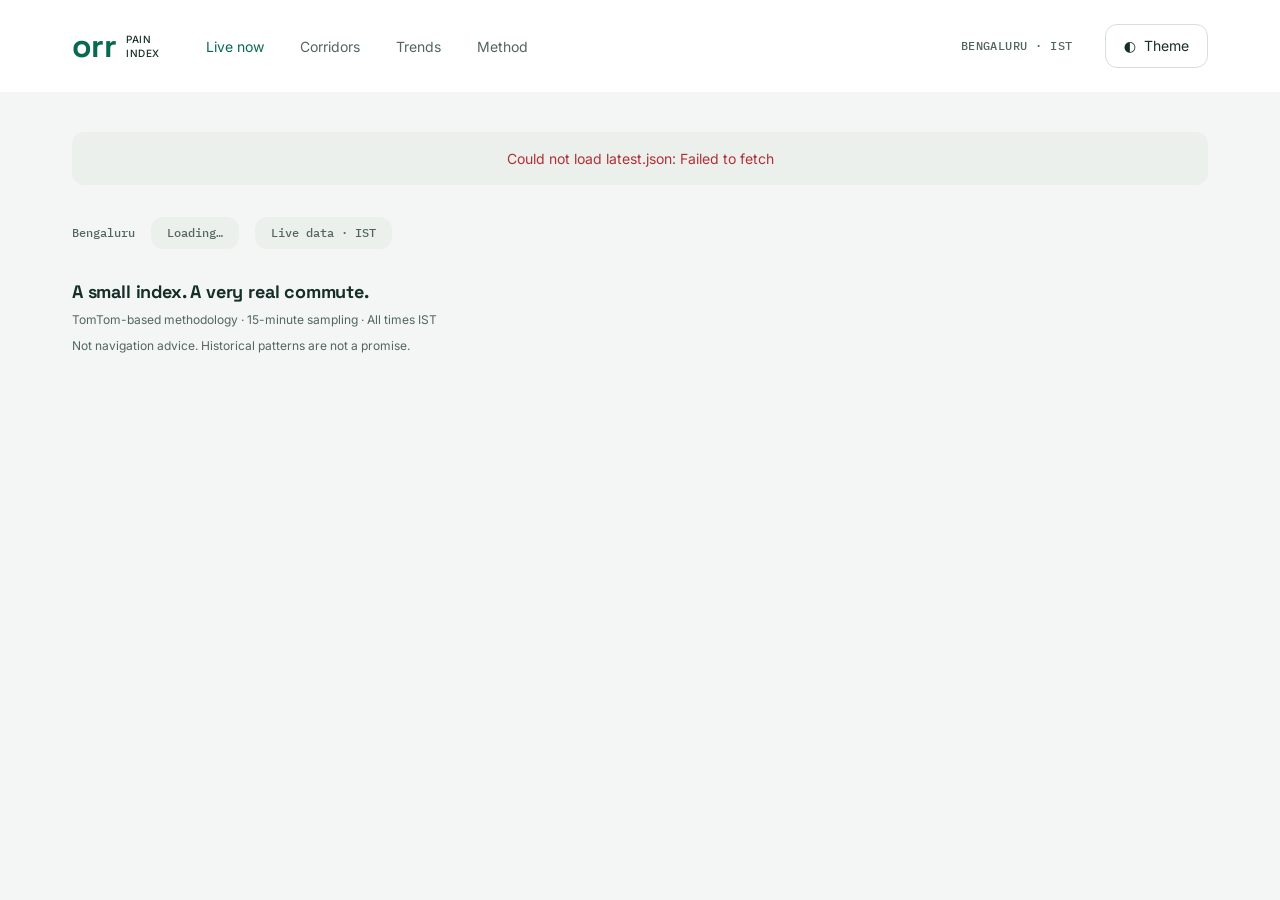
<file: site/index.html>
<!doctype html>
<html lang="en">
<head>
  <meta charset="utf-8">
  <meta name="viewport" content="width=device-width, initial-scale=1">
  <meta name="color-scheme" content="light dark">
  <title>ORR Pain Index · Live now</title>
  <meta name="description" content="Live Bengaluru commute times across the Outer Ring Road and other tech corridors, ranked by how much time they cost you.">
  <link rel="preconnect" href="https://fonts.googleapis.com">
  <link rel="preconnect" href="https://fonts.gstatic.com" crossorigin>
  <link rel="stylesheet" href="https://fonts.googleapis.com/css2?family=IBM+Plex+Mono:wght@400;500&family=Inter:wght@400;500;600&family=Space+Grotesk:wght@500;700&display=swap">
  <link rel="stylesheet" href="style.css">
  <script>try{var t=localStorage.getItem("orr-theme");if(t==="light"||t==="dark")document.documentElement.dataset.theme=t}catch(e){}</script>
</head>
<body>
  <header class="site-header">
    <div class="site-header-inner">
      <a class="brand" href="index.html" aria-label="orr Pain Index, home"><span class="brand-mark">orr</span><span class="brand-sub">PAIN<br>INDEX</span></a>
      <nav class="site-nav" aria-label="Site">
        <a href="index.html" aria-current="page">Live now</a>
        <a href="corridor.html">Corridors</a>
        <a href="trends.html">Trends</a>
        <a href="methodology.html">Method</a>
      </nav>
      <span class="site-place">BENGALURU · IST</span>
      <button class="btn theme-btn" id="theme" type="button" aria-label="Switch between light and dark theme"><span aria-hidden="true">◐</span>&nbsp; Theme</button>
    </div>
  </header>
  <main>
    <div class="context">
      <p class="caption" id="today">Bengaluru</p>
      <span class="chip chip-idle" id="chip" aria-live="polite">Loading…</span>
      <span class="chip">Live data · IST</span>
    </div>
    <div id="notice" class="notice" role="status" hidden></div>
    <section id="hero" class="hero card" aria-labelledby="hero-title" hidden></section>
    <section id="empty" class="empty card" hidden>
      <h2>No data yet</h2>
      <p class="muted">The first sample will appear after the next 15-minute cycle.</p>
    </section>
    <section id="board" aria-labelledby="board-title" hidden>
      <div class="board-top">
        <div class="board-title">
          <h2 id="board-title">The slow lane leaderboard</h2>
          <p class="caption" id="board-sub"></p>
        </div>
        <div class="board-controls" id="controls"></div>
      </div>
      <div class="board card" style="margin-top: 24px">
        <div class="board-head" aria-hidden="true">
          <span>ROUTE / DIRECTION</span><span class="span-2">PAIN / 100</span><span>MINUTES LOST</span><span>LIVE / FREE-FLOW</span>
        </div>
        <ol id="routes" class="routes"></ol>
      </div>
    </section>
    <footer class="site-foot">
      <h3>A small index. A very real commute.</h3>
      <p>TomTom-based methodology · 15-minute sampling · All times IST</p>
      <p>Not navigation advice. Historical patterns are not a promise.</p>
    </footer>
  </main>
  <script type="module" src="theme.js"></script>
  <script type="module" src="live.js"></script>
</body>
</html>
</file>
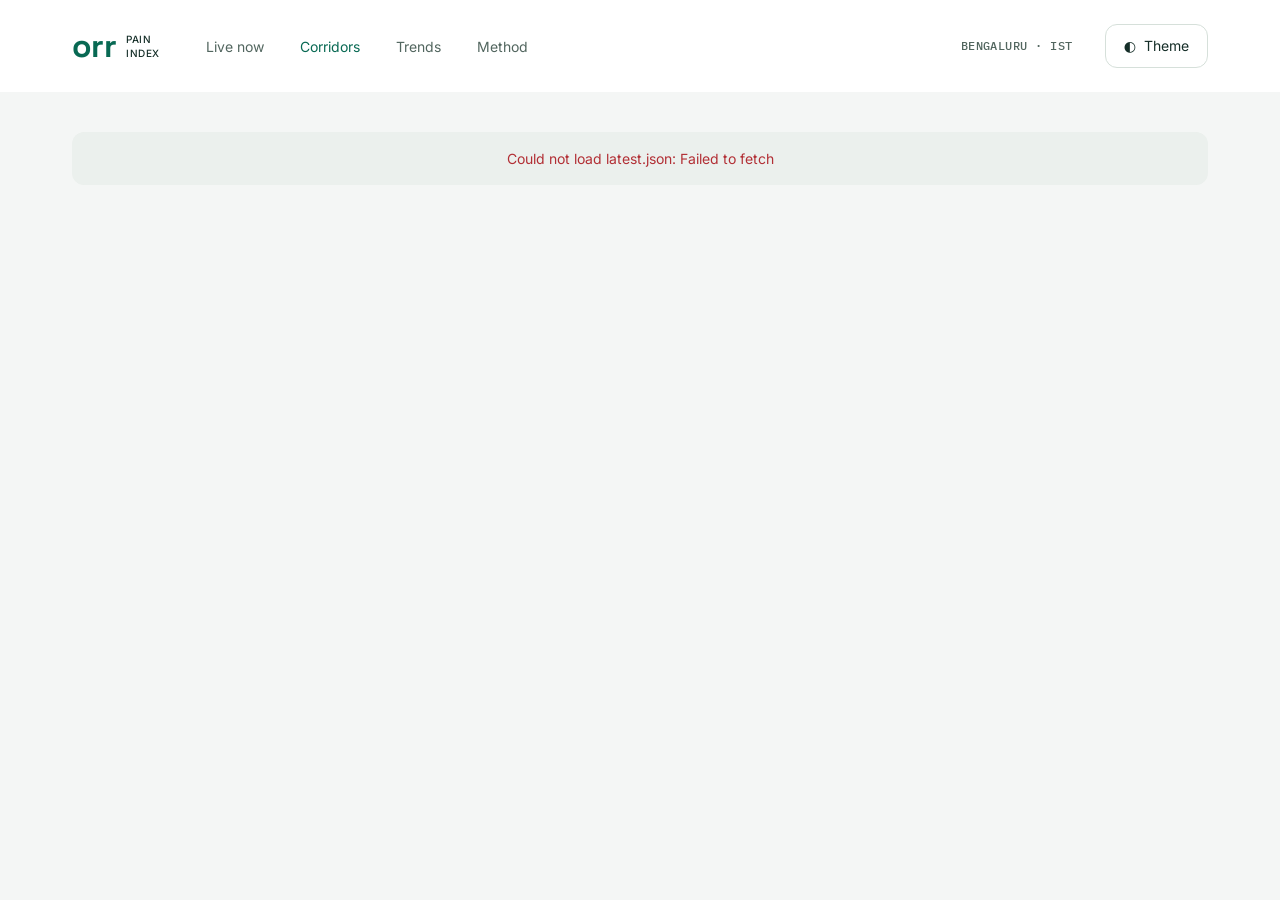
<file: site/corridor.html>
<!doctype html>
<html lang="en">
<head>
  <meta charset="utf-8">
  <meta name="viewport" content="width=device-width, initial-scale=1">
  <meta name="color-scheme" content="light dark">
  <title>Corridors · ORR Pain Index</title>
  <link rel="preconnect" href="https://fonts.googleapis.com">
  <link rel="preconnect" href="https://fonts.gstatic.com" crossorigin>
  <link rel="stylesheet" href="https://fonts.googleapis.com/css2?family=IBM+Plex+Mono:wght@400;500&family=Inter:wght@400;500;600&family=Space+Grotesk:wght@500;700&display=swap">
  <link rel="stylesheet" href="style.css">
  <script>try{var t=localStorage.getItem("orr-theme");if(t==="light"||t==="dark")document.documentElement.dataset.theme=t}catch(e){}</script>
</head>
<body>
  <header class="site-header">
    <div class="site-header-inner">
      <a class="brand" href="index.html" aria-label="orr Pain Index, home"><span class="brand-mark">orr</span><span class="brand-sub">PAIN<br>INDEX</span></a>
      <nav class="site-nav" aria-label="Site">
        <a href="index.html">Live now</a>
        <a href="corridor.html" aria-current="page">Corridors</a>
        <a href="trends.html">Trends</a>
        <a href="methodology.html">Method</a>
      </nav>
      <span class="site-place">BENGALURU · IST</span>
      <button class="btn theme-btn" id="theme" type="button" aria-label="Switch between light and dark theme"><span aria-hidden="true">◐</span>&nbsp; Theme</button>
    </div>
  </header>
  <main>
    <div id="notice" class="notice" role="status" hidden></div>
    <div id="content" hidden>
      <div class="page-head" style="margin-bottom: 32px">
        <p class="eyebrow crumbs">Corridors / Bengaluru</p>
        <div class="corr-head">
          <h1 id="corridor-title"></h1>
          <div class="corr-head-tools"><span class="chip chip-idle" id="chip" aria-live="polite"></span><span id="switch"></span></div>
        </div>
        <p class="lede" id="lede"></p>
        <p class="caption" id="today"></p>
      </div>

      <div class="dir-cards" id="cards"></div>

      <section class="panel card" style="margin-top: 32px" aria-labelledby="week-title">
        <h2 id="week-title">A week on this corridor</h2>
        <p class="caption">Median pain by half-hour · IST</p>
        <div class="panel-tools">
          <span id="hm-route"></span>
          <span class="caption">At least 3 readings from 3 weeks per cell</span>
        </div>
        <div id="hm-notice" class="notice" role="status" hidden>Still collecting. A cell fills in once it has at least 3 readings from 3 different weeks.</div>
        <div class="peak-banner"><span>AM PEAK 07:00–11:00</span><span>PM PEAK 16:30–21:00</span></div>
        <div class="hm-scroll" tabindex="0" role="region" aria-label="Heatmap, scrolls sideways on small screens">
          <div id="heatmap" class="heatmap" role="group" aria-label="Median Pain Index by weekday and half-hour"></div>
        </div>
        <p class="caption">05:30–23:00 IST · 30-minute bins · n ≥ 3 · swipe sideways on a phone</p>
        <ul class="legend legend-inline" id="legend" aria-label="Pain bands"></ul>
        <div class="hm-detail" id="hm-detail" aria-live="polite"></div>
        <p class="caption">Point detail · hover on desktop, tap or focus on mobile</p>
      </section>

      <section class="buyback" style="margin-top: 32px" aria-labelledby="dep-title">
        <h2 id="dep-title">Buy back some of your evening.</h2>
        <p class="eyebrow">Best time to leave</p>
        <div class="panel-tools" id="dep-controls"></div>
        <p class="caption" id="dep-sub"></p>
        <div id="dep-body"></div>
      </section>

      <section class="site-foot" id="insight" style="margin-top: 32px" hidden>
        <h3>The worst half-hour so far.</h3>
        <p id="insight-text" style="font-size:14px; color: var(--ink)"></p>
        <p>TomTom-based methodology · 15-minute sampling · Medians, not single readings</p>
      </section>
    </div>
  </main>
  <script type="module" src="theme.js"></script>
  <script type="module" src="corridor.js"></script>
</body>
</html>
</file>
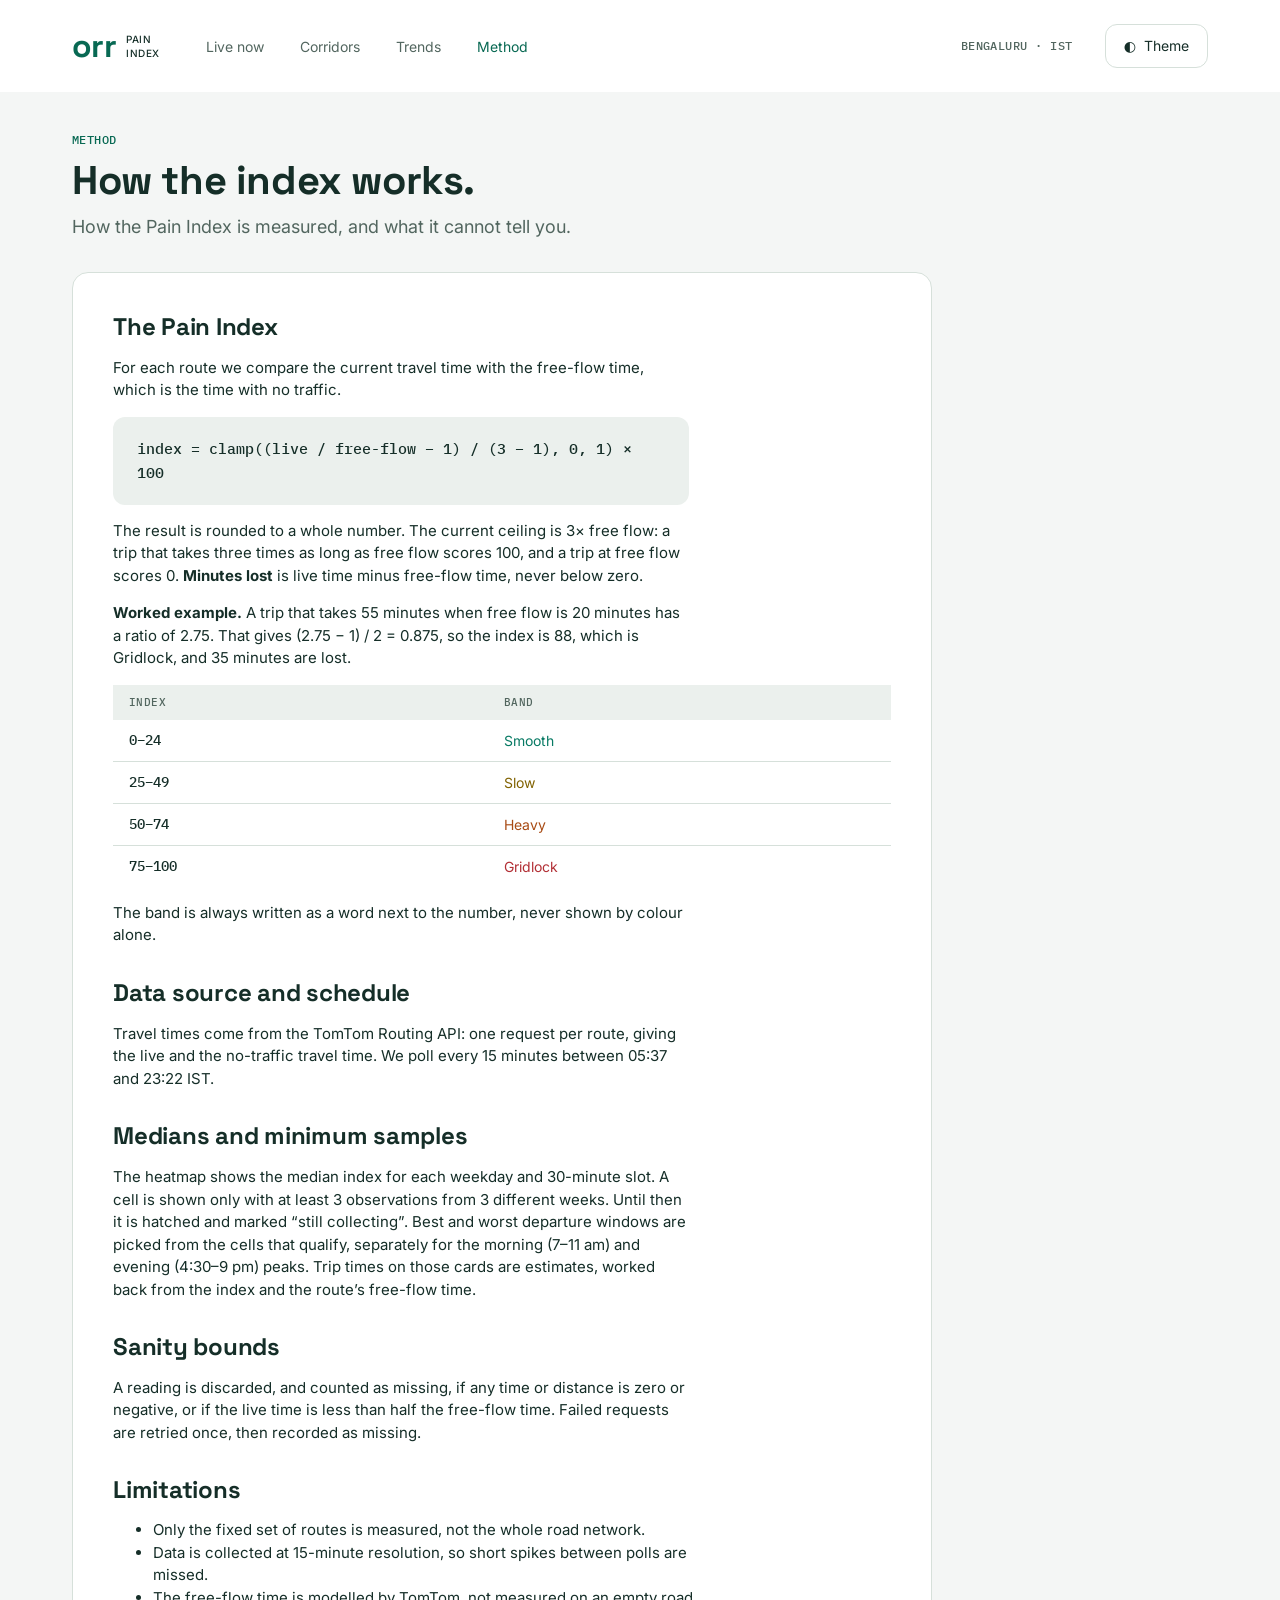
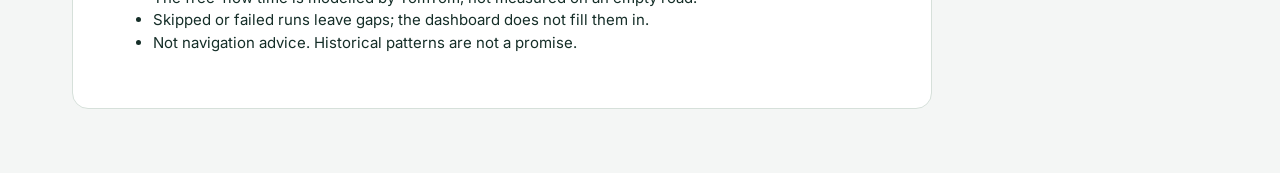
<file: site/methodology.html>
<!doctype html>
<html lang="en">
<head>
  <meta charset="utf-8">
  <meta name="viewport" content="width=device-width, initial-scale=1">
  <meta name="color-scheme" content="light dark">
  <title>Method · ORR Pain Index</title>
  <link rel="preconnect" href="https://fonts.googleapis.com">
  <link rel="preconnect" href="https://fonts.gstatic.com" crossorigin>
  <link rel="stylesheet" href="https://fonts.googleapis.com/css2?family=IBM+Plex+Mono:wght@400;500&family=Inter:wght@400;500;600&family=Space+Grotesk:wght@500;700&display=swap">
  <link rel="stylesheet" href="style.css">
  <script>try{var t=localStorage.getItem("orr-theme");if(t==="light"||t==="dark")document.documentElement.dataset.theme=t}catch(e){}</script>
</head>
<body>
  <header class="site-header">
    <div class="site-header-inner">
      <a class="brand" href="index.html" aria-label="orr Pain Index, home"><span class="brand-mark">orr</span><span class="brand-sub">PAIN<br>INDEX</span></a>
      <nav class="site-nav" aria-label="Site">
        <a href="index.html">Live now</a>
        <a href="corridor.html">Corridors</a>
        <a href="trends.html">Trends</a>
        <a href="methodology.html" aria-current="page">Method</a>
      </nav>
      <span class="site-place">BENGALURU · IST</span>
      <button class="btn theme-btn" id="theme" type="button" aria-label="Switch between light and dark theme"><span aria-hidden="true">◐</span>&nbsp; Theme</button>
    </div>
  </header>
  <main>
    <div class="page-head">
      <p class="eyebrow">Method</p>
      <h1>How the index works.</h1>
      <p class="lede">How the Pain Index is measured, and what it cannot tell you.</p>
    </div>
    <article class="prose card">
      <h2>The Pain Index</h2>
      <p>For each route we compare the current travel time with the free-flow time, which is the time with no traffic.</p>
      <p class="formula">index = clamp((live / free-flow &minus; 1) / (3 &minus; 1), 0, 1) &times; 100</p>
      <p>The result is rounded to a whole number. The current ceiling is 3&times; free flow: a trip that takes three times as long as free flow scores 100, and a trip at free flow scores 0. <strong>Minutes lost</strong> is live time minus free-flow time, never below zero.</p>
      <p><strong>Worked example.</strong> A trip that takes 55 minutes when free flow is 20 minutes has a ratio of 2.75. That gives (2.75 &minus; 1) / 2 = 0.875, so the index is 88, which is Gridlock, and 35 minutes are lost.</p>
      <div class="table-wrap">
        <table class="band-table">
          <thead><tr><th scope="col">Index</th><th scope="col">Band</th></tr></thead>
          <tbody>
            <tr><td class="num">0&ndash;24</td><td class="tone-low">Smooth</td></tr>
            <tr><td class="num">25&ndash;49</td><td class="tone-moderate">Slow</td></tr>
            <tr><td class="num">50&ndash;74</td><td class="tone-high">Heavy</td></tr>
            <tr><td class="num">75&ndash;100</td><td class="tone-severe">Gridlock</td></tr>
          </tbody>
        </table>
      </div>
      <p>The band is always written as a word next to the number, never shown by colour alone.</p>

      <h2>Data source and schedule</h2>
      <p>Travel times come from the TomTom Routing API: one request per route, giving the live and the no-traffic travel time. We poll every 15 minutes between 05:37 and 23:22 IST.</p>

      <h2>Medians and minimum samples</h2>
      <p>The heatmap shows the median index for each weekday and 30-minute slot. A cell is shown only with at least 3 observations from 3 different weeks. Until then it is hatched and marked &ldquo;still collecting&rdquo;. Best and worst departure windows are picked from the cells that qualify, separately for the morning (7&ndash;11 am) and evening (4:30&ndash;9 pm) peaks. Trip times on those cards are estimates, worked back from the index and the route&rsquo;s free-flow time.</p>

      <h2>Sanity bounds</h2>
      <p>A reading is discarded, and counted as missing, if any time or distance is zero or negative, or if the live time is less than half the free-flow time. Failed requests are retried once, then recorded as missing.</p>

      <h2>Limitations</h2>
      <ul>
        <li>Only the fixed set of routes is measured, not the whole road network.</li>
        <li>Data is collected at 15-minute resolution, so short spikes between polls are missed.</li>
        <li>The free-flow time is modelled by TomTom, not measured on an empty road.</li>
        <li>Skipped or failed runs leave gaps; the dashboard does not fill them in.</li>
        <li>Not navigation advice. Historical patterns are not a promise.</li>
      </ul>
    </article>
  </main>
  <script type="module" src="theme.js"></script>
</body>
</html>
</file>
<file: site/style.css>
/* ORR Pain Index: design tokens and components, from the Figma file "ORR / Design system".
   Fonts: Space Grotesk (display), Inter (UI), IBM Plex Mono (data), loaded in each page head. */

:root {
  --canvas: #f4f6f5;
  --surface: #ffffff;
  --ink: #152e28;
  --muted: #52665f;
  --accent: #086953;
  --border: #d6e0da;
  --subtle: #ebf0ed;
  --focus: #365bd6;
  --mint: #ddf0e8;

  /* pain bands: text colours */
  --smooth: #087a64;
  --slow: #806200;
  --heavy: #a84b14;
  --gridlock: #b22f35;
  /* heatmap fills stay saturated in both themes so white numbers keep their contrast */
  --fill-smooth: #087a64;
  --fill-slow: #806200;
  --fill-heavy: #a84b14;
  --fill-gridlock: #b22f35;

  --tooltip-bg: #152e28;
  --tooltip-ink: #ffffff;

  --series-1: #1f6fb2; --series-2: #c2410c; --series-3: #2a8a5c;
  --series-4: #8a4fc0; --series-5: #a8860b; --series-6: #c0307a;

  --radius-control: 12px;
  --radius-card: 16px;
  --font-display: "Space Grotesk", system-ui, sans-serif;
  --font-ui: "Inter", system-ui, -apple-system, "Segoe UI", Roboto, sans-serif;
  --font-data: "IBM Plex Mono", ui-monospace, "SFMono-Regular", Menlo, Consolas, monospace;
  color-scheme: light;
}

@media (prefers-color-scheme: dark) {
  :root:not([data-theme="light"]) {
    --canvas: #0d1613; --surface: #14211d; --ink: #e8f1ed; --muted: #94a9a1; --accent: #4fd1b0;
    --border: #26382f; --subtle: #1b2b26; --focus: #8aa4ff; --mint: #12302a;
    --smooth: #3ccfae; --slow: #e2bd45; --heavy: #f2924f; --gridlock: #ff7c82;
    --tooltip-bg: #e8f1ed; --tooltip-ink: #0d1613;
    --series-1: #6bb1ee; --series-2: #ff8a4c; --series-3: #4cc38a;
    --series-4: #b78af0; --series-5: #e5b23c; --series-6: #f06ca5;
    color-scheme: dark;
  }
}
:root[data-theme="dark"] {
  --canvas: #0d1613; --surface: #14211d; --ink: #e8f1ed; --muted: #94a9a1; --accent: #4fd1b0;
  --border: #26382f; --subtle: #1b2b26; --focus: #8aa4ff; --mint: #12302a;
  --smooth: #3ccfae; --slow: #e2bd45; --heavy: #f2924f; --gridlock: #ff7c82;
  --tooltip-bg: #e8f1ed; --tooltip-ink: #0d1613;
  --series-1: #6bb1ee; --series-2: #ff8a4c; --series-3: #4cc38a;
  --series-4: #b78af0; --series-5: #e5b23c; --series-6: #f06ca5;
  color-scheme: dark;
}

* { box-sizing: border-box; }
html { -webkit-text-size-adjust: 100%; }
body {
  margin: 0;
  background: var(--canvas);
  color: var(--ink);
  font: 14px/1.5 var(--font-ui);
  -webkit-font-smoothing: antialiased;
}
a { color: inherit; }
:focus-visible { outline: 2px solid var(--focus); outline-offset: 2px; border-radius: 6px; }
.sr-only { position: absolute; width: 1px; height: 1px; margin: -1px; padding: 0; overflow: hidden; clip: rect(0 0 0 0); white-space: nowrap; border: 0; }
[hidden] { display: none !important; }

/* ---- type ---- */
h1, h2, h3 { font-family: var(--font-display); font-weight: 700; line-height: 1.2; margin: 0; letter-spacing: -0.01em; }
h1 { font-size: 40px; }
h2 { font-size: 28px; }
h3 { font-size: 18px; }
.eyebrow { font: 500 12px/1.4 var(--font-data); letter-spacing: 0.04em; text-transform: uppercase; color: var(--accent); margin: 0; }
.eyebrow.muted, .caption { color: var(--muted); }
.caption { font: 500 12px/1.4 var(--font-data); margin: 0; }
.muted { color: var(--muted); }
.lede { font-size: 18px; color: var(--muted); margin: 0; }

.band-text-low, .tone-low { color: var(--smooth); }
.band-text-moderate, .tone-moderate { color: var(--slow); }
.band-text-high, .tone-high { color: var(--heavy); }
.band-text-severe, .tone-severe { color: var(--gridlock); }
.band-low { --tone: var(--smooth); }
.band-moderate { --tone: var(--slow); }
.band-high { --tone: var(--heavy); }
.band-severe { --tone: var(--gridlock); }

/* ---- header ---- */
.site-header { background: var(--surface); }
.site-header-inner {
  max-width: 1440px; margin: 0 auto; padding: 24px 72px;
  display: flex; align-items: center; gap: 32px;
}
.brand { display: flex; align-items: center; gap: 10px; text-decoration: none; }
.brand-mark { font: 700 32px/1 var(--font-display); color: var(--accent); letter-spacing: -0.02em; }
.brand-sub { font: 500 10px/1.4 var(--font-ui); letter-spacing: 0.06em; }
.site-nav { display: flex; gap: 8px; }
.site-nav a { padding: 10px 14px; text-decoration: none; color: var(--muted); border-radius: var(--radius-control); transition: color 150ms, background-color 150ms; }
.site-nav a:hover { color: var(--ink); background: var(--subtle); }
.site-nav a[aria-current="page"] { color: var(--accent); }
.site-place { font: 500 12px/1 var(--font-data); color: var(--muted); letter-spacing: 0.04em; margin-left: auto; }

/* ---- layout ---- */
main { max-width: 1440px; margin: 0 auto; padding: 40px 72px 64px; display: flex; flex-direction: column; gap: 32px; }
.card { background: var(--surface); border: 1px solid var(--border); border-radius: var(--radius-card); }
.context { display: flex; flex-wrap: wrap; align-items: center; gap: 12px 16px; }

/* ---- controls ---- */
.btn, .select-wrap select {
  min-height: 44px; padding: 0 20px; border-radius: var(--radius-control);
  border: 1px solid var(--border); background: var(--surface); color: var(--ink);
  font: 14px/1 var(--font-ui); cursor: pointer; transition: border-color 150ms;
}
.btn:hover, .select-wrap select:hover { border-color: var(--muted); }
.btn-primary { background: var(--accent); border-color: var(--accent); color: #fff; }
.theme-btn { padding: 0 18px; }
.select-wrap { position: relative; display: inline-block; }
.select-wrap select { appearance: none; -webkit-appearance: none; padding-right: 40px; min-width: 160px; width: 100%; }
.select-wrap::after { content: "↓"; position: absolute; right: 16px; top: 50%; transform: translateY(-50%); pointer-events: none; color: var(--muted); font-size: 13px; }

.chip { display: inline-flex; align-items: center; height: 32px; padding: 0 16px; border-radius: var(--radius-control); background: var(--subtle); font: 500 12px/1 var(--font-data); color: var(--muted); white-space: nowrap; }
.chip-fresh { color: var(--accent); }
.chip-stale { color: var(--heavy); }

.notice { padding: 16px 20px; border-radius: var(--radius-control); background: var(--subtle); color: var(--ink); text-align: center; }
.notice-error { color: var(--gridlock); }

/* ---- Live now: hero ---- */
.hero { padding: 32px; display: grid; grid-template-columns: minmax(0, 1.5fr) minmax(0, 1fr); gap: 64px; }
.hero-main { display: flex; flex-direction: column; gap: 8px; min-width: 0; }
.hero-metric { display: flex; align-items: center; gap: 16px; margin: 4px 0; }
.hero-num { font: 500 112px/1 var(--font-data); letter-spacing: -0.04em; color: var(--tone); }
.hero-side-stack { display: flex; flex-direction: column; gap: 4px; }
.hero-of { font: 500 18px/1.4 var(--font-data); color: var(--muted); }
.hero-band { font: 700 32px/1.2 var(--font-display); color: var(--tone); }
.hero-line { font-size: 18px; margin: 0; }
.hero-sub { font-size: 12px; color: var(--muted); margin: 0; }
.hero-side { display: flex; flex-direction: column; gap: 16px; }
.net-metrics { display: flex; gap: 48px; margin: 0; }
.net-metrics div { display: flex; flex-direction: column-reverse; gap: 4px; }
.net-metrics dt { font-size: 12px; color: var(--muted); }
.net-metrics dd { margin: 0; font: 500 28px/1.2 var(--font-data); }
.legend { list-style: none; margin: 0; padding: 0; display: flex; flex-direction: column; gap: 8px; font: 500 12px/1.4 var(--font-data); }
.legend-inline { flex-direction: row; flex-wrap: wrap; gap: 8px 24px; }
.legend .hatch-key { display: inline-block; width: 12px; height: 12px; border-radius: 3px; vertical-align: -2px; margin-right: 6px; }

/* ---- Live now: leaderboard ---- */
.board-top { display: flex; flex-wrap: wrap; align-items: flex-end; justify-content: space-between; gap: 16px; }
.board-title { display: flex; flex-direction: column; gap: 4px; }
.board-controls { display: flex; flex-wrap: wrap; gap: 12px; }
.board { overflow: hidden; }
.board-head, .route {
  display: grid; align-items: center; column-gap: 16px;
  grid-template-columns: minmax(200px, 4fr) 120px minmax(110px, 1.5fr) minmax(80px, 1.2fr) minmax(100px, 1.6fr);
  padding: 0 20px;
}
.board-head { min-height: 48px; background: var(--subtle); font: 500 11px/1.4 var(--font-data); letter-spacing: 0.04em; color: var(--muted); }
.board-head .span-2 { grid-column: span 2; }
.routes { list-style: none; margin: 0; padding: 0; }
.route { min-height: 68px; border-top: 1px solid var(--border); transition: background-color 150ms; }
.route:hover { background: color-mix(in srgb, var(--subtle) 55%, transparent); }
.route-id { display: flex; flex-direction: column; min-width: 0; padding: 10px 0; }
.route-name { text-decoration: none; overflow-wrap: anywhere; }
.route-name:hover, .route-name:focus-visible { text-decoration: underline; }
.route-rank { font-family: var(--font-data); color: var(--muted); margin-right: 14px; }
.route-dir { font: 500 11px/1.4 var(--font-data); color: var(--muted); padding-left: 0; margin-top: 2px; text-transform: capitalize; }
.route-bar { height: 6px; border-radius: 3px; background: var(--subtle); position: relative; overflow: hidden; }
.route-bar::after { content: ""; position: absolute; inset: 0 auto 0 0; width: calc(var(--pct, 0) * 1%); background: var(--tone, var(--muted)); border-radius: 3px; }
.route-index, .route-lost { font: 500 14px/1.4 var(--font-data); color: var(--tone, var(--muted)); }
.route-times { font: 500 14px/1.4 var(--font-data); color: var(--muted); }
.route-nodata { grid-column: 2 / -1; font: 500 13px/1.4 var(--font-data); color: var(--muted); }
.route-missing .route-bar { opacity: 0.5; }
.m-only { display: none; }

.foot-note { display: flex; flex-direction: column; gap: 8px; }
.foot-note p { margin: 0; font-size: 12px; color: var(--muted); }

.empty { padding: 48px 24px; text-align: center; display: flex; flex-direction: column; gap: 8px; align-items: center; }
.empty h2 { font-family: var(--font-ui); font-weight: 400; font-size: 24px; }

/* ---- Corridor ---- */
.crumbs { margin: 0; }
.crumbs a { text-decoration: none; }
.crumbs a:hover { text-decoration: underline; }
.corr-head { display: flex; flex-wrap: wrap; align-items: flex-start; justify-content: space-between; gap: 16px; }
.corr-head h1 { overflow-wrap: anywhere; }
.corr-head-tools { display: flex; flex-wrap: wrap; align-items: center; gap: 12px; }
.dir-cards { display: grid; grid-template-columns: 1fr 1fr; gap: 24px; }
.dir-card { padding: 24px; display: flex; flex-direction: column; gap: 12px; color: var(--ink); text-decoration: none; transition: border-color 150ms; }
.dir-card:hover { border-color: var(--muted); }
.dir-num { font: 500 80px/1 var(--font-data); letter-spacing: -0.04em; color: var(--tone); }
.dir-band { font: 700 24px/1.2 var(--font-display); color: var(--tone); }
.dir-lost { font: 500 14px/1.4 var(--font-data); color: var(--tone); margin: 0; }
.dir-times { font: 500 14px/1.4 var(--font-data); color: var(--muted); margin: 0; }
.panel { padding: 32px; display: flex; flex-direction: column; gap: 16px; }
.panel-tools { display: flex; flex-wrap: wrap; align-items: center; gap: 12px 16px; }
.peak-banner { display: flex; flex-wrap: wrap; gap: 8px 24px; padding: 12px 16px; border-radius: var(--radius-control); background: var(--subtle); font: 500 12px/1.4 var(--font-data); color: var(--gridlock); }

.hm-scroll { overflow-x: auto; padding: 4px 2px 8px; margin: 0 -2px; }
.heatmap { display: grid; gap: 2px; min-width: 1080px; grid-template-columns: 44px repeat(var(--cols, 36), minmax(0, 1fr)); grid-auto-rows: 28px; position: relative; }
.hm-peak { border: 1px dashed var(--gridlock); border-radius: 6px; background: color-mix(in srgb, var(--muted) 9%, transparent); pointer-events: none; }
.hm-peak-label { font: 500 10px/1 var(--font-data); color: var(--gridlock); align-self: end; padding-bottom: 4px; padding-left: 2px; }
.hm-time { font: 500 10px/1 var(--font-data); color: var(--muted); white-space: nowrap; align-self: center; padding-left: 2px; }
.hm-day { font: 600 11px/1 var(--font-data); align-self: center; }
.hm-cell {
  all: unset; box-sizing: border-box; display: flex; align-items: center; justify-content: center;
  border-radius: 3px; color: #fff; font: 500 10px/1 var(--font-data); cursor: pointer; position: relative; z-index: 1;
  transition: transform 150ms;
}
.hm-cell:hover { transform: scale(1.12); z-index: 2; }
.hm-cell:focus-visible { outline: 2px solid var(--focus); outline-offset: 1px; z-index: 3; }
.hm-cell[aria-pressed="true"] { box-shadow: 0 0 0 2px var(--surface), 0 0 0 4px var(--ink); z-index: 2; }
.hm-low { background: var(--fill-smooth); }
.hm-moderate { background: var(--fill-slow); }
.hm-high { background: var(--fill-heavy); }
.hm-severe { background: var(--fill-gridlock); }
.hm-insufficient { background: repeating-linear-gradient(135deg, var(--subtle) 0 5px, color-mix(in srgb, var(--muted) 22%, var(--subtle)) 5px 6px); cursor: default; }
.hatch-key { background: repeating-linear-gradient(135deg, var(--subtle) 0 3px, color-mix(in srgb, var(--muted) 35%, var(--subtle)) 3px 4px); }
.hm-detail { background: var(--tooltip-bg); color: var(--tooltip-ink); border-radius: var(--radius-control); padding: 24px 32px; font: 500 12px/1.4 var(--font-data); display: flex; flex-direction: column; gap: 8px; max-width: 320px; }
.hm-detail p { margin: 0; }

.buyback { background: var(--mint); border: 1px solid color-mix(in srgb, var(--accent) 22%, transparent); border-radius: var(--radius-card); padding: 32px; display: flex; flex-direction: column; gap: 16px; }
.buyback h2 { font-size: 32px; }
.buyback .select-wrap select { background: var(--surface); }
.slots { display: grid; grid-template-columns: 1fr 1fr; gap: 16px 48px; }
.slot { display: flex; flex-direction: column; gap: 6px; }
.slot-range { font: 500 36px/1.2 var(--font-data); letter-spacing: -0.02em; }
.slot-idx { font: 500 14px/1.4 var(--font-data); margin: 0; }
.slot-trip { font: 500 12px/1.4 var(--font-data); color: var(--muted); margin: 0; }
.saved { font: 700 32px/1.2 var(--font-display); color: var(--accent); margin: 0; }
#dep-body { display: flex; flex-direction: column; gap: 16px; }
#dep-body p { margin: 0; }

/* ---- Trends ---- */
.page-head { display: flex; flex-direction: column; gap: 8px; }
.chart-wrap { position: relative; height: 360px; }
.table-wrap { overflow-x: auto; }
table { width: 100%; border-collapse: collapse; }
th, td { text-align: left; padding: 12px 16px; border-bottom: 1px solid var(--border); vertical-align: top; }
thead th { background: var(--subtle); font: 500 11px/1.4 var(--font-data); letter-spacing: 0.04em; text-transform: uppercase; color: var(--muted); border-bottom: 0; }
tbody tr:last-child th, tbody tr:last-child td { border-bottom: 0; }
td.num { white-space: nowrap; font-family: var(--font-data); font-weight: 500; }
.rk-band { font: 500 11px/1 var(--font-data); text-transform: uppercase; letter-spacing: 0.04em; margin-left: 4px; }
.worst-days { list-style: none; margin: 0; padding: 0; display: grid; gap: 8px; }
.worst-days li { display: flex; flex-wrap: wrap; gap: 4px 16px; padding: 14px 18px; background: var(--subtle); border-radius: var(--radius-control); font: 500 13px/1.4 var(--font-data); }
.wd-date { font-family: var(--font-display); font-weight: 700; font-size: 15px; }
.dep-table td, .dep-table th { font-size: 14px; }
.dep-best, .dep-worst { font-weight: 600; }
.dep-idx { color: var(--muted); }
.dep-none { color: var(--muted); font-style: italic; }

/* ---- Method ---- */
.prose { padding: 40px; max-width: 860px; }
.prose h2 { font-size: 24px; margin: 32px 0 8px; }
.prose h2:first-child { margin-top: 0; }
.prose p, .prose li { max-width: 64ch; font-size: 15px; }
.prose code { font: 500 13px var(--font-data); background: var(--subtle); padding: 2px 6px; border-radius: 6px; overflow-wrap: anywhere; }
.formula { margin: 12px 0; padding: 20px 24px; background: var(--subtle); border-radius: var(--radius-control); font: 500 14px/1.6 var(--font-data); overflow-x: auto; }
.band-table td, .band-table th { padding: 10px 16px; }

/* ---- footer ---- */
.site-foot { display: flex; flex-direction: column; gap: 8px; }
.site-foot h3 { font-size: 18px; }
.site-foot p { margin: 0; font-size: 12px; color: var(--muted); }

/* ---- responsive ---- */
@media (max-width: 1100px) {
  .site-header-inner, main { padding-left: 32px; padding-right: 32px; }
  .hero { grid-template-columns: 1fr; gap: 32px; }
}

@media (max-width: 720px) {
  h1 { font-size: 28px; }
  h2 { font-size: 24px; }
  .site-header-inner {
    padding: 16px;
    display: grid; grid-template-columns: 1fr auto; grid-template-areas: "brand theme" "nav nav"; gap: 12px;
  }
  .brand { grid-area: brand; }
  .theme-btn { grid-area: theme; }
  .site-nav { grid-area: nav; margin: 0 -14px; gap: 0; overflow-x: auto; }
  .site-place { display: none; }
  main { padding: 24px 16px 48px; gap: 24px; }
  .hero { padding: 24px 20px; }
  .hero-num { font-size: 72px; }
  .hero-band { font-size: 24px; }
  .net-metrics { gap: 32px; }
  .board-controls { width: 100%; }
  .board-controls .select-wrap { flex: 1; }
  .board-head { display: none; }
  .board { background: none; border: 0; border-radius: 0; overflow: visible; }
  .routes { display: grid; gap: 12px; }
  .route {
    border: 1px solid var(--border); background: var(--surface); border-radius: var(--radius-control);
    grid-template-columns: auto 1fr; grid-template-areas: "id id" "index index" "bar bar" "lost times";
    row-gap: 8px; padding: 16px; min-height: 0; justify-content: start;
  }
  .route-id { grid-area: id; padding: 0; }
  .route-index { grid-area: index; font-size: 18px; }
  .route-bar { grid-area: bar; height: 4px; }
  .route-lost { grid-area: lost; font-size: 12px; color: var(--muted); }
  .route-times { grid-area: times; font-size: 12px; }
  .route-times::before { content: "· "; }
  .route-nodata { grid-column: 1 / -1; }
  .m-only { display: inline; }
  .dir-cards { gap: 12px; }
  .dir-card { padding: 16px; }
  .dir-num { font-size: 48px; }
  .dir-band { font-size: 18px; }
  .panel, .buyback { padding: 20px; }
  .panel-tools .select-wrap, .buyback .select-wrap { width: 100%; }
  .slots { grid-template-columns: 1fr; }
  .slot-range { font-size: 28px; }
  .buyback h2 { font-size: 26px; }
  .saved { font-size: 24px; }
  .prose { padding: 24px 20px; }
}

@media (prefers-reduced-motion: reduce) {
  *, *::before, *::after { transition: none !important; animation: none !important; }
}
</file>
